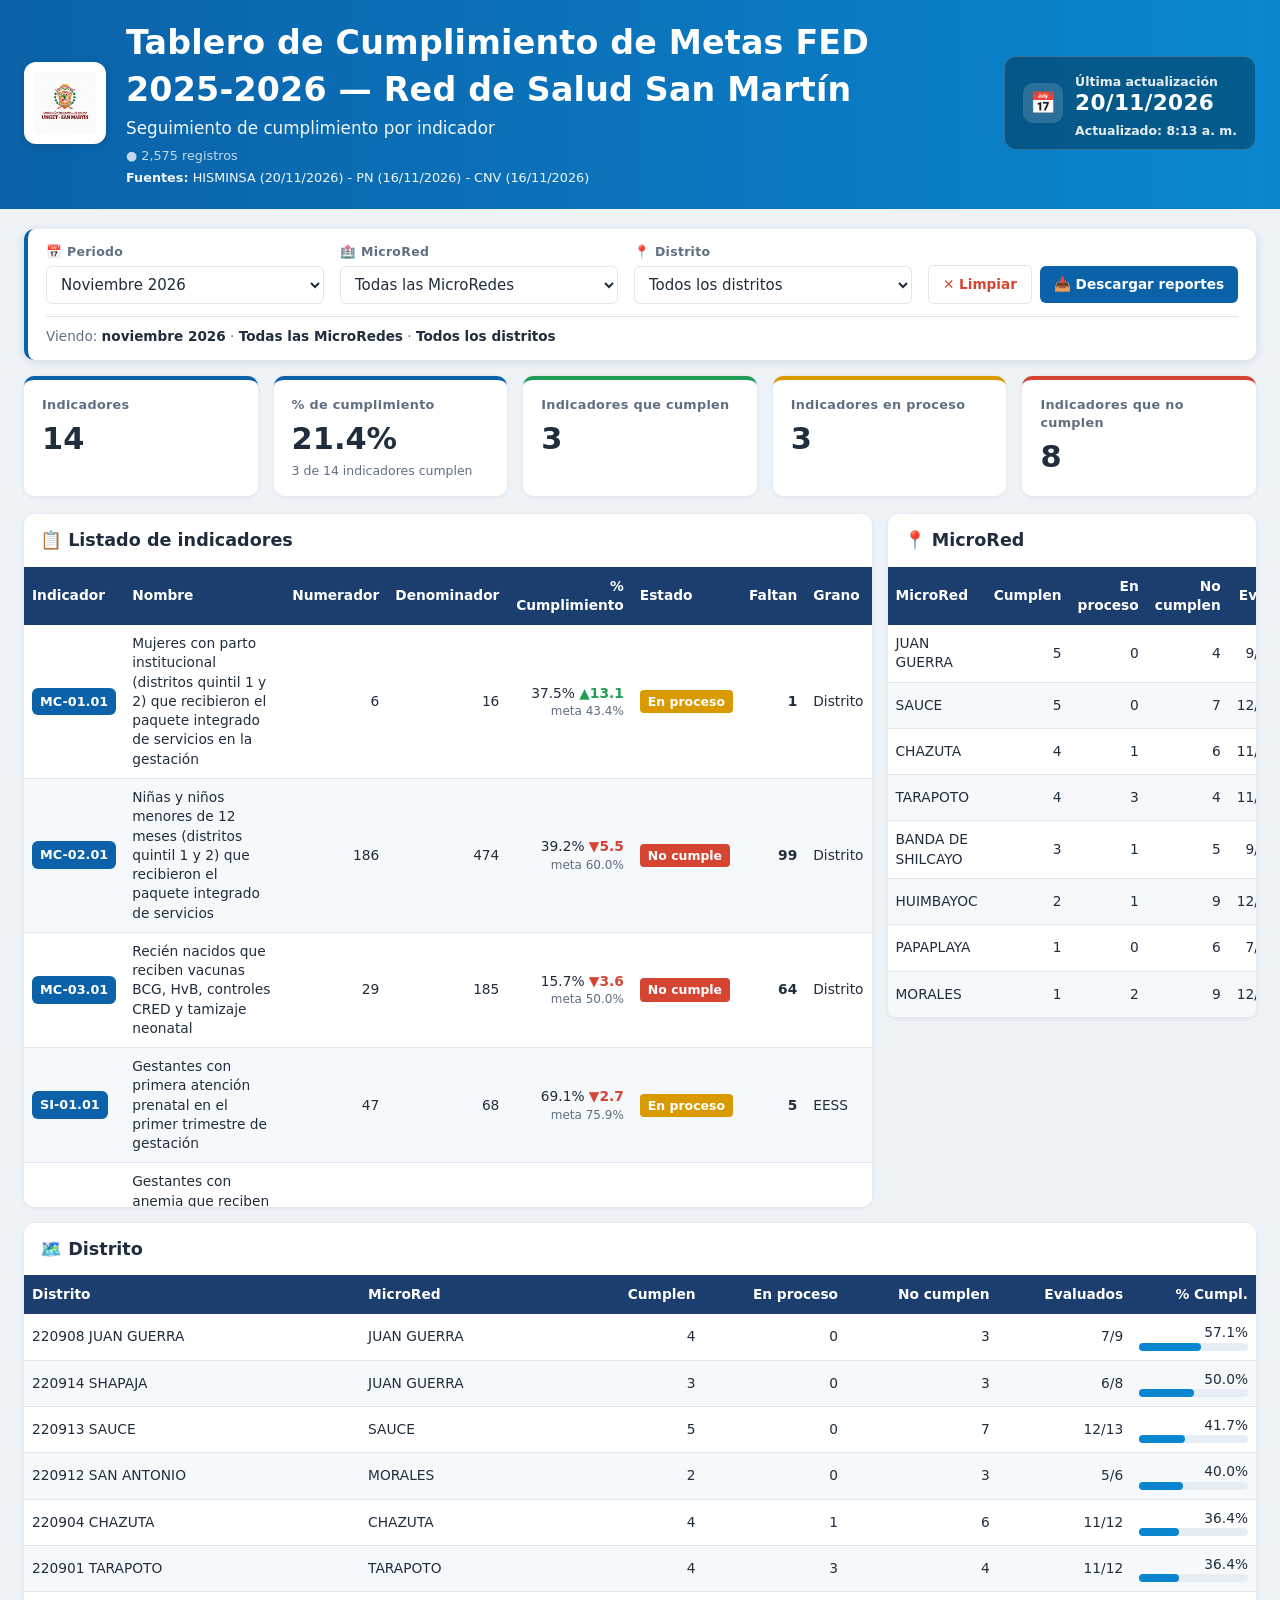
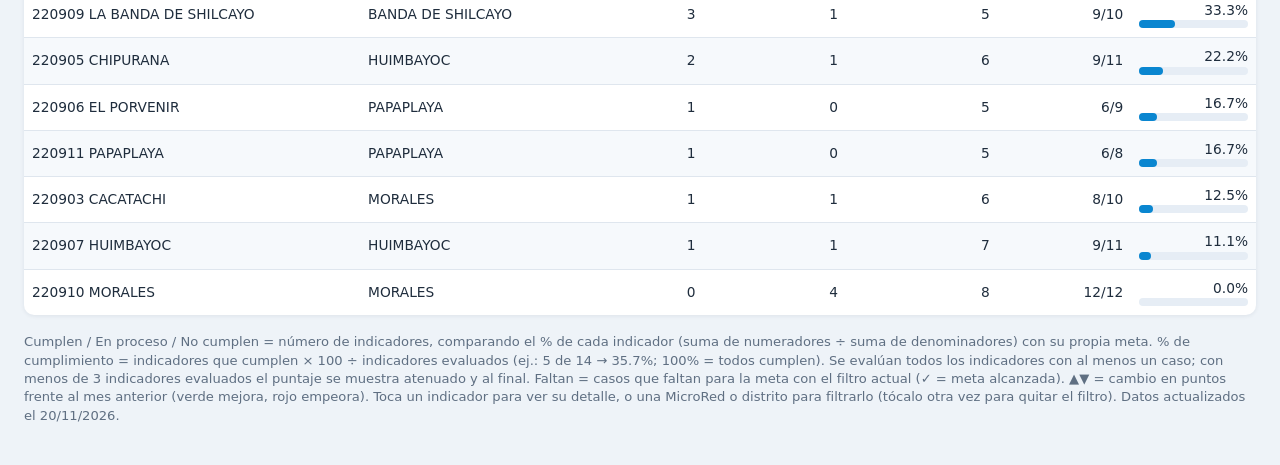
<file: index.html>
<!DOCTYPE html>
<html lang="es">
<head>
<meta charset="utf-8">
<meta name="viewport" content="width=device-width, initial-scale=1, viewport-fit=cover">
<title>Tablero de Cumplimiento de Metas FED — Red de Salud San Martín</title>
<link rel="stylesheet" href="estilos.css?v=15">
<style>
/* ---- Barra de filtros (fija arriba al bajar) ---- */
.filtros{position:sticky; top:0; z-index:5; display:grid; grid-template-columns:repeat(3,minmax(0,1fr)) auto;
  gap:12px 16px; align-items:end; background:var(--card); border-radius:10px; border-left:4px solid var(--azul);
  padding:14px 18px; margin-bottom:16px; box-shadow:0 2px 10px rgba(20,40,70,.12)}
.f-lbl{display:block; font-size:.78rem; font-weight:700; color:var(--muted); letter-spacing:.3px; margin-bottom:6px}
.btn-limpiar:focus-visible{outline:3px solid var(--azul2); outline-offset:2px}
.f-sel select{padding:8px 10px}
.btn-limpiar{font:inherit; font-size:.85rem; font-weight:700; padding:9px 14px; border:1px solid var(--line); border-radius:6px; background:#fff; color:var(--bad); cursor:pointer; white-space:nowrap}
.btn-limpiar:hover{background:#fdecea; border-color:var(--bad)}
.btn-limpiar[hidden]{display:none}
.f-acc{display:flex; gap:8px; align-items:center}
.viendo{grid-column:1/-1; margin:0; padding-top:10px; border-top:1px solid var(--line); font-size:.85rem; color:var(--muted)}
.viendo b{color:var(--ink); font-weight:600}
@media (max-width:1100px){ .filtros{grid-template-columns:1fr 1fr} }
.f-sel select option:disabled{color:#9aa6b2}
.panel{background:var(--card); border-radius:10px; border-left:4px solid var(--azul); padding:14px 16px; box-shadow:0 1px 4px rgba(20,40,70,.08)}
.panel h2{margin:0 0 10px; font-size:1.05rem}
.lista{max-height:220px; overflow:auto; border:1px solid var(--line); border-radius:6px; padding:6px 10px}
.lista label{display:flex; gap:8px; align-items:center; padding:4px 0; cursor:pointer}
select{width:100%; font:inherit; padding:10px; border:1px solid var(--line); border-radius:6px; background:#fff; color:var(--ink)}
input:focus-visible,select:focus-visible,tr[tabindex]:focus-visible{outline:3px solid var(--azul2); outline-offset:2px}
@media (max-width:760px){ .filtros{grid-template-columns:1fr; position:static} }
</style>
</head>
<body>
<header>
  <div class="hwrap">
    <div class="logo"><img src="logo-unget.jpg" alt="UNGET San Martín"></div>
    <div>
      <h1 id="titulo">Tablero de Cumplimiento de Metas FED</h1>
      <p id="subtitulo">Seguimiento de cumplimiento por indicador</p>
      <small id="estadoCarga">Cargando datos…</small>
    </div>
  </div>
</header>

<main>
  <div id="aviso"></div>

  <section class="filtros" aria-label="Filtros">
    <div class="f-sel">
      <label class="f-lbl" for="fPeriodo">📅 Periodo</label>
      <select id="fPeriodo"></select>
    </div>
    <div class="f-sel">
      <label class="f-lbl" for="fMicrored">🏥 MicroRed</label>
      <select id="fMicrored"></select>
    </div>
    <div class="f-sel">
      <label class="f-lbl" for="fDistrito">📍 Distrito</label>
      <select id="fDistrito"></select>
    </div>
    <div class="f-acc">
      <button type="button" class="btn-limpiar" id="fLimpiar">✕ Limpiar</button>
      <!-- Enlace a la carpeta de reportes en Google Drive -->
      <a class="btn-reportes" id="btnReportes"
         href="https://drive.google.com/drive/folders/1xutbKAmnMAapoYBtvY6JFKVre_kO4OCb"
         target="_blank" rel="noopener" title="Abrir la carpeta de reportes en Google Drive">📥 Descargar reportes</a>
    </div>
    <p class="viendo" id="fViendo" aria-live="polite"></p>
  </section>

  <section class="kpis" aria-live="polite">
    <div class="kpi"><span>Indicadores</span><b id="kInd">–</b></div>
    <div class="kpi"><span>% de cumplimiento</span><b id="kReg">–</b><small id="kRegDet" class="kpi-det"></small></div>
    <div class="kpi ok"><span>Indicadores que cumplen</span><b id="kOk">–</b></div>
    <div class="kpi mid"><span>Indicadores en proceso</span><b id="kMid">–</b></div>
    <div class="kpi bad"><span>Indicadores que no cumplen</span><b id="kBad">–</b></div>
  </section>

  <div class="grid2">
    <section class="tabla-card">
      <h2>📋 Listado de indicadores</h2>
      <div class="scroll">
        <table>
          <thead><tr><th>Indicador</th><th>Nombre</th><th class="n">Numerador</th><th class="n">Denominador</th><th class="n">% Cumplimiento</th><th>Estado</th><th class="n" title="Casos que faltan para alcanzar la meta con el filtro actual">Faltan</th><th class="col-grano">Grano</th></tr></thead>
          <tbody id="tInd"></tbody>
        </table>
      </div>
    </section>
    <section class="tabla-card">
      <h2>📍 MicroRed</h2>
      <div class="scroll">
        <table>
          <thead><tr><th>MicroRed</th><th class="n">Cumplen</th><th class="n">En proceso</th><th class="n">No cumplen</th><th class="n" title="Indicadores evaluados">Eval.</th><th class="n">% Cumpl.</th></tr></thead>
          <tbody id="tMr"></tbody>
        </table>
      </div>
    </section>
  </div>

  <section class="tabla-card" style="margin-top:16px">
    <h2>🗺️ Distrito</h2>
    <div class="scroll">
      <table>
        <thead><tr><th>Distrito</th><th>MicroRed</th><th class="n">Cumplen</th><th class="n">En proceso</th><th class="n">No cumplen</th><th class="n">Evaluados</th><th class="n">% Cumpl.</th></tr></thead>
        <tbody id="tDist"></tbody>
      </table>
    </div>
  </section>

  <footer>
    Cumplen / En proceso / No cumplen = número de indicadores, comparando el % de cada indicador (suma de numeradores ÷ suma de denominadores) con su propia meta. % de cumplimiento = indicadores que cumplen × 100 ÷ indicadores evaluados (ej.: 5 de 14 → 35.7%; 100% = todos cumplen). Se evalúan todos los indicadores con al menos un caso; con menos de 3 indicadores evaluados el puntaje se muestra atenuado y al final. Faltan = casos que faltan para la meta con el filtro actual (✓ = meta alcanzada). ▲▼ = cambio en puntos frente al mes anterior (verde mejora, rojo empeora). Toca un indicador para ver su detalle, o una MicroRed o distrito para filtrarlo (tócalo otra vez para quitar el filtro).
    <span id="actualizado"></span>
  </footer>
</main>

<script src="comun.js?v=15"></script>
<script>
const filtro = {periodo:TODOS, ubigeo:TODOS, microred:TODOS};
let PERIODOS = [];

// Flecha frente al mes anterior (solo cuando hay un mes elegido)
function tendencia(c, av){
  if (filtro.periodo === TODOS) return "";
  const i = PERIODOS.indexOf(filtro.periodo);
  if (i < 1) return "";
  const ant = PERIODOS[i - 1];
  const rs = DATOS.filter(r => r.codigo === c && r.periodo === ant &&
    (filtro.ubigeo === TODOS || r.ubigeo === filtro.ubigeo) &&
    (filtro.microred === TODOS || r.mr === filtro.microred));
  const s = sumar(rs);
  if (!s.d) return "";
  const dif = av - s.av, ind = indDe(c);
  const tit = `${fPer(ant)}: ${fP(s.av)}`;
  if (Math.abs(dif) < 0.5) return ` <span class="tend" title="${esc(tit)}" style="color:var(--none)">→</span>`;
  const mejora = esDesc(ind) ? dif < 0 : dif > 0;
  return ` <span class="tend" title="${esc(tit)}" style="color:${mejora ? "var(--ok)" : "var(--bad)"};font-weight:700">${dif > 0 ? "▲" : "▼"}${Math.abs(dif).toFixed(1)}</span>`;
}

// Casos que faltan para llegar a la meta
function celdaFaltan(s, ind){
  const x = faltan(s, ind);
  if (x == null) return `<td class="n">—</td>`;
  if (x === 0) return `<td class="n" style="color:var(--ok);font-weight:700" title="Meta alcanzada">✓</td>`;
  return `<td class="n" style="font-weight:700" title="Faltan ${x} casos para la meta de ${fP(ind.meta)}">${fN(x)}</td>`;
}

function filtradas(){
  return DATOS.filter(r =>
    (filtro.periodo === TODOS || r.periodo === filtro.periodo) &&
    (filtro.ubigeo === TODOS || r.ubigeo === filtro.ubigeo) &&
    (filtro.microred === TODOS || r.mr === filtro.microred));
}

function enlaceDetalle(c){
  const p = new URLSearchParams({indicador:c});
  if (filtro.periodo !== TODOS) p.set("periodo", filtro.periodo);
  if (filtro.ubigeo !== TODOS) p.set("ubigeo", filtro.ubigeo);
  if (filtro.microred !== TODOS) p.set("microred", filtro.microred);
  return "detalle.html?" + p;
}

// Con menos de 3 indicadores evaluados el puntaje es poco confiable: se atenúa y va al final
const MIN_IND = 3;

// Mes actual (aún abierto): sus datos están incompletos
const HOY = new Date();
const MES_EN_CURSO = `${HOY.getFullYear()}-${String(HOY.getMonth() + 1).padStart(2, "0")}`;
const enCurso = p => p === MES_EN_CURSO ? " (en curso)" : "";
const pocos = x => x.evaluados < MIN_IND;
const ordenPuntaje = (a, b) => (pocos(a.x) - pocos(b.x)) || ((b.x.puntaje ?? -1) - (a.x.puntaje ?? -1));

function render(){
  sincronizarFiltros();
  const rows = filtradas();
  const R = resumenPorIndicador(rows);
  const est = new Map(R.detalle.map(x => [x.codigo, x]));
  const codigos = [...new Set(rows.map(r => r.codigo))];
  kInd.textContent = fN(codigos.length);
  kReg.textContent = R.puntaje == null ? "—" : R.puntaje.toFixed(1) + "%";
  kRegDet.textContent = R.evaluados ? `${fN(R.cumple)} de ${fN(R.evaluados)} indicadores cumplen` : "";
  kOk.textContent = fN(R.cumple); kMid.textContent = fN(R.proceso); kBad.textContent = fN(R.nocumple);

  const orden = [...IND.keys()].filter(c => codigos.includes(c)).concat(codigos.filter(c => !IND.has(c)).sort());
  tInd.innerHTML = orden.map(c => {
    const ind = indDe(c), rs = rows.filter(r => r.codigo === c), s = sumar(rs), e = est.get(c)?.estado ?? estado(s.av, ind);
    const grano = ind.grano || (rs.some(r => r.eess) ? "EESS" : "Distrito");
    return `<tr class="ind" tabindex="0" data-href="${esc(enlaceDetalle(c))}" title="Ver detalle de ${esc(c)}">
      <td><span class="cod">${esc(c)}</span></td>
      <td>${esc(ind.nombre)}</td>
      <td class="n">${fN(s.n)}</td><td class="n">${fN(s.d)}</td>
      <td class="n">${fP(s.av)}${tendencia(c, s.av)}<span class="meta">${ind.meta != null ? `meta ${esDesc(ind) ? "≤ " : ""}${fP(ind.meta)}` : ""}</span></td>
      <td>${pill(e)}</td>${celdaFaltan(s, ind)}<td class="col-grano">${esc(grano)}</td></tr>`;
  }).join("") || `<tr><td colspan="8">No hay registros con estos filtros.</td></tr>`;

  // Puntaje por MicroRed: cada indicador se evalúa con la suma de la microred
  const porMr = new Map();
  for (const r of rows){ if (!porMr.has(r.mr)) porMr.set(r.mr, []); porMr.get(r.mr).push(r); }
  tMr.innerHTML = [...porMr.entries()].map(([m, rs]) => ({m, x: resumenPorIndicador(rs)}))
    .sort(ordenPuntaje)
    .map(({m, x}) => { const p = x.puntaje; return `<tr class="ind" tabindex="0" data-mr="${esc(m)}" title="Filtrar ${esc(m)}">
      <td>${esc(m)}</td><td class="n">${fN(x.cumple)}</td><td class="n">${fN(x.proceso)}</td><td class="n">${fN(x.nocumple)}</td>
      <td class="n">${x.evaluados}/${x.detalle.length}</td>
      <td class="n"${pocos(x) ? ' style="opacity:.55" title="Pocos indicadores evaluados: % poco confiable"' : ""}>${p == null ? "—" : p.toFixed(1) + "%"}<div class="barra" aria-hidden="true"><i style="width:${p ?? 0}%"></i></div></td></tr>`; }).join("")
    || `<tr><td colspan="6">Sin registros.</td></tr>`;

  // Puntaje por distrito (mismo cálculo que MicroRed). Toca una fila para filtrar ese distrito.
  const porDist = new Map();
  for (const r of rows){ if (!r.ubigeo) continue; if (!porDist.has(r.ubigeo)) porDist.set(r.ubigeo, []); porDist.get(r.ubigeo).push(r); }
  tDist.innerHTML = [...porDist.entries()].map(([u, rs]) => ({u, rs, x: resumenPorIndicador(rs)}))
    .sort(ordenPuntaje)
    .map(({u, rs, x}) => { const p = x.puntaje; return `<tr class="ind" tabindex="0" data-ubigeo="${esc(u)}" title="Filtrar ${esc(nomDist(rs[0]))}">
      <td>${esc(nomDist(rs[0]))}</td><td>${esc(rs[0].mr)}</td>
      <td class="n">${fN(x.cumple)}</td><td class="n">${fN(x.proceso)}</td><td class="n">${fN(x.nocumple)}</td>
      <td class="n">${x.evaluados}/${x.detalle.length}</td>
      <td class="n"${pocos(x) ? ' style="opacity:.55" title="Pocos indicadores evaluados: % poco confiable"' : ""}>${p == null ? "—" : p.toFixed(1) + "%"}<div class="barra" aria-hidden="true"><i style="width:${p ?? 0}%"></i></div></td></tr>`; }).join("")
    || `<tr><td colspan="7">Sin registros.</td></tr>`;
}

// Elegir una MicroRed desde su tabla (tocar otra vez la quita)
function elegirMicrored(m){
  filtro.microred = filtro.microred === m ? TODOS : m;
  pintarDistritos(); guardarFiltros(); render();
}

// Elegir un distrito desde su tabla
function elegirDistrito(u){
  filtro.ubigeo = filtro.ubigeo === u ? TODOS : u;
  const mr = DATOS.find(r => r.ubigeo === u)?.mr;
  if (filtro.microred !== TODOS && mr && filtro.microred !== mr) filtro.microred = TODOS;
  pintarDistritos(); guardarFiltros(); render();
}

// Distritos de la MicroRed elegida (o todos)
function pintarDistritos(){
  const dist = new Map();
  DATOS.forEach(r => r.ubigeo && (filtro.microred === TODOS || r.mr === filtro.microred) && dist.set(r.ubigeo, nomDist(r)));
  if (filtro.ubigeo !== TODOS && !dist.has(filtro.ubigeo)) filtro.ubigeo = TODOS;
  fDistrito.innerHTML = `<option value="${TODOS}">Todos los distritos</option>` +
    [...dist].sort().map(([u, d]) => `<option value="${esc(u)}">${esc(d)}</option>`).join("");
  fDistrito.value = filtro.ubigeo;
}

// Lista de periodos (el más reciente primero). Los meses sin datos hasta hoy salen en gris
function pintarPeriodos(){
  const nom = p => { const t = fPer(p); return t[0].toUpperCase() + t.slice(1) + enCurso(p); };
  const pendientes = [];
  const ult = PERIODOS[PERIODOS.length - 1];
  if (ult){
    const hoy = new Date(), hasta = `${hoy.getFullYear()}-${String(hoy.getMonth() + 1).padStart(2, "0")}`;
    let [a, m] = ult.split("-").map(Number);
    for (;;){ m++; if (m > 12){ m = 1; a++; } const p = `${a}-${String(m).padStart(2, "0")}`; if (p > hasta) break; pendientes.push(p); }
  }
  fPeriodo.innerHTML =
    `<option value="${TODOS}">Todos los periodos (acumulado)</option>` +
    pendientes.reverse().map(p => `<option disabled>${esc(nom(p))} (sin datos aún)</option>`).join("") +
    [...PERIODOS].reverse().map(p => `<option value="${p}">${esc(nom(p))}</option>`).join("");
}

// Deja los controles y la línea "Viendo" iguales al filtro actual
function sincronizarFiltros(){
  fPeriodo.value = filtro.periodo;
  fMicrored.value = filtro.microred;
  fDistrito.value = filtro.ubigeo;
  const r = filtro.ubigeo !== TODOS ? DATOS.find(x => x.ubigeo === filtro.ubigeo) : null;
  const partes = [
    filtro.periodo === TODOS ? "Todos los periodos (acumulado)" : fPer(filtro.periodo) + enCurso(filtro.periodo),
    filtro.microred === TODOS ? "Todas las MicroRedes" : filtro.microred,
    filtro.ubigeo === TODOS ? "Todos los distritos" : (r ? nomDist(r) : filtro.ubigeo)
  ];
  fViendo.innerHTML = "Viendo: " + partes.map(t => `<b>${esc(t)}</b>`).join(" · ");
  fLimpiar.hidden = filtro.periodo === TODOS && filtro.microred === TODOS && filtro.ubigeo === TODOS;
}

// Recordar filtros mientras la pestaña esté abierta (al volver del detalle)
function guardarFiltros(){
  try { sessionStorage.setItem("filtrosFED", JSON.stringify(filtro)); } catch(_){}
}

async function iniciar(){
  try { await cargarDatos(); }
  catch (e){
    document.querySelector(".grid2").innerHTML = `<div class="error"><strong>No se pudieron cargar los datos.</strong> ${esc(e.message)}</div>`;
    estadoCarga.textContent = "Sin datos"; return;
  }
  const periodos = PERIODOS = [...new Set(DATOS.map(r => r.periodo))].sort();
  // Periodo inicial: config.json "periodo_inicial" = "ultimo" (último mes cerrado, por defecto), "todos" o un periodo como "2026-09"
  const pi = String(CFG.periodo_inicial ?? "ultimo").toLowerCase();
  // "ultimo" = último mes cerrado (se salta el mes en curso si hay uno anterior)
  const cerrados = periodos.filter(p => p < MES_EN_CURSO);
  const ultimoCerrado = cerrados[cerrados.length - 1] ?? periodos[periodos.length - 1] ?? TODOS;
  filtro.periodo = pi === "todos" ? TODOS : periodos.includes(pi) ? pi : ultimoCerrado;
  // Prioridad: filtros de la URL > filtros elegidos en esta pestaña > periodo inicial
  try { Object.assign(filtro, JSON.parse(sessionStorage.getItem("filtrosFED") || "{}")); } catch(_){}
  const q = new URLSearchParams(location.search);
  ["periodo","ubigeo","microred"].forEach(k => { if (q.get(k)) filtro[k] = q.get(k); });
  if (filtro.periodo !== TODOS && !periodos.includes(filtro.periodo)) filtro.periodo = periodos[periodos.length - 1] ?? TODOS;

  // Año automático: {anio} = año del último periodo con datos (ej. 2026), {anio_anterior} = el anterior (2025).
  // Ej.: "FED 2025-{anio}" -> 2025-2026 ahora y 2025-2027 cuando lleguen datos de 2027.
  const ANIO = Number((periodos[periodos.length - 1] || "").slice(0, 4)) || new Date().getFullYear();
  const conAnio = t => String(t).replace(/\{anio_anterior\}/g, ANIO - 1).replace(/\{anio\}/g, ANIO);
  // Título fijo en el código (ya no depende de config.json): el 2025 queda fijo y el segundo año cambia solo
  titulo.textContent = `Tablero de Cumplimiento de Metas FED 2025\u2011${ANIO} — Red de Salud San Martín`;
  if (CFG.subtitulo) subtitulo.textContent = conAnio(CFG.subtitulo);
  document.title = titulo.textContent;
  estadoCarga.textContent = `● ${fN(DATOS.length)} registros`;
  if (CFG.actualizado) actualizado.textContent = ` Datos actualizados el ${CFG.actualizado}.`;
  if (CFG.datos_de_ejemplo) aviso.innerHTML = `<p class="aviso">Datos de ejemplo. Ejecuta <strong>actualizar.ps1</strong> y cambia <strong>datos_de_ejemplo</strong> a <strong>false</strong> en datos/config.json.</p>`;

  pintarPeriodos();
  const mrs = [...new Set(DATOS.map(r => r.mr))].sort((a, b) => (a === SIN_MR) - (b === SIN_MR) || a.localeCompare(b));
  fMicrored.innerHTML = `<option value="${TODOS}">Todas las MicroRedes</option>` + mrs.map(m => `<option>${esc(m)}</option>`).join("");
  if (![...fMicrored.options].some(o => o.value === filtro.microred)) filtro.microred = TODOS;
  pintarDistritos();

  fPeriodo.addEventListener("change", e => { filtro.periodo = e.target.value; guardarFiltros(); render(); });
  fDistrito.addEventListener("change", e => { filtro.ubigeo = e.target.value; guardarFiltros(); render(); });
  fMicrored.addEventListener("change", e => { filtro.microred = e.target.value; pintarDistritos(); guardarFiltros(); render(); });
  fLimpiar.addEventListener("click", () => {
    filtro.periodo = TODOS; filtro.microred = TODOS; filtro.ubigeo = TODOS;
    pintarDistritos(); guardarFiltros(); render();
  });
  tInd.addEventListener("click", e => { const tr = e.target.closest("tr.ind"); if (tr) location.href = tr.dataset.href; });
  tInd.addEventListener("keydown", e => { const tr = e.target.closest("tr.ind"); if (tr && e.key === "Enter") location.href = tr.dataset.href; });
  tMr.addEventListener("click", e => { const tr = e.target.closest("tr[data-mr]"); if (tr) elegirMicrored(tr.dataset.mr); });
  tMr.addEventListener("keydown", e => { const tr = e.target.closest("tr[data-mr]"); if (tr && e.key === "Enter") elegirMicrored(tr.dataset.mr); });
  tDist.addEventListener("click", e => { const tr = e.target.closest("tr[data-ubigeo]"); if (tr) elegirDistrito(tr.dataset.ubigeo); });
  tDist.addEventListener("keydown", e => { const tr = e.target.closest("tr[data-ubigeo]"); if (tr && e.key === "Enter") elegirDistrito(tr.dataset.ubigeo); });
  render();
}
iniciar();
</script>
</body>
</html>
</file>
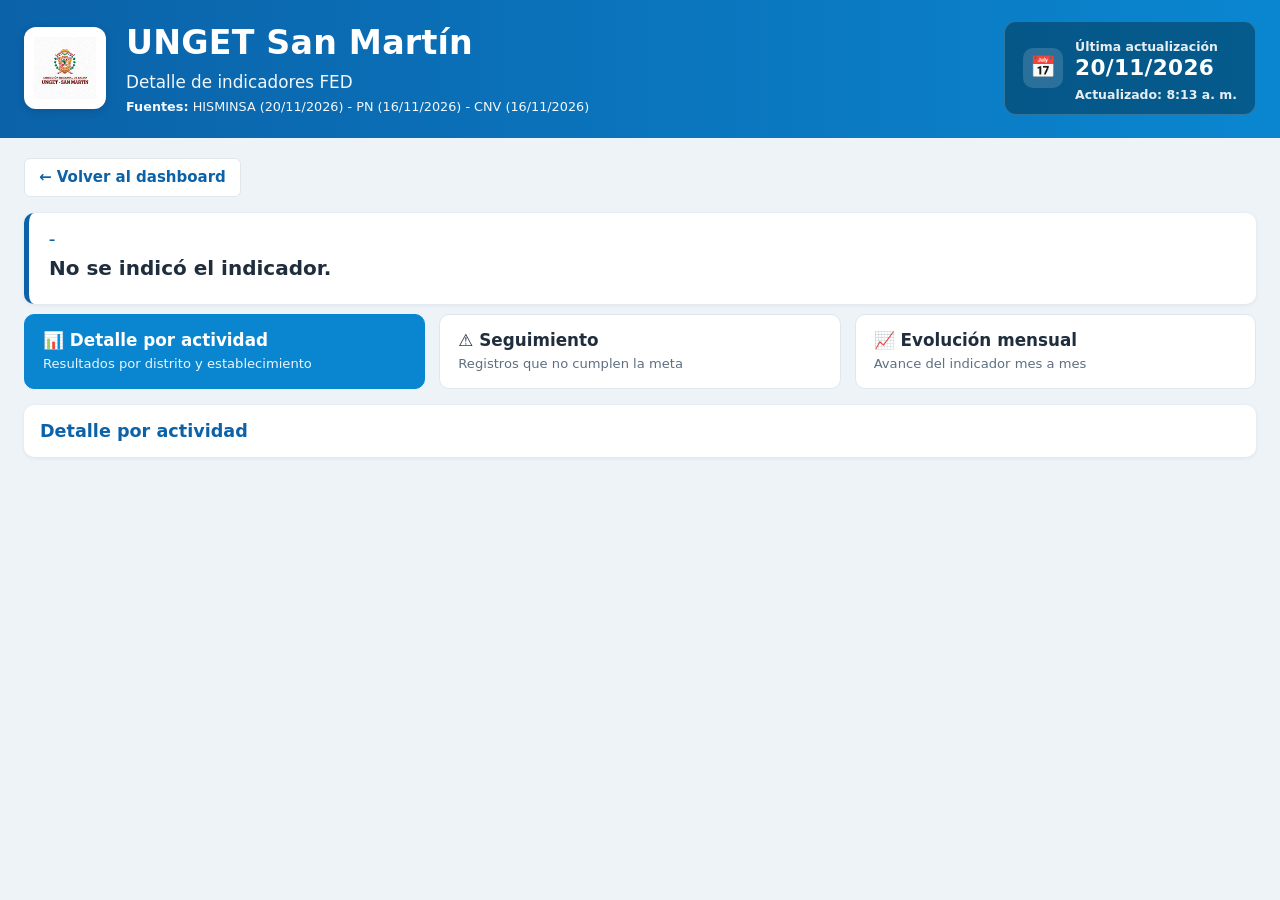
<file: detalle.html>
<!DOCTYPE html>
<html lang="es">
<head>
<meta charset="utf-8">
<meta name="viewport" content="width=device-width, initial-scale=1, viewport-fit=cover">
<title>Detalle del indicador · UNGET San Martín</title>
<link rel="stylesheet" href="estilos.css?v=13">
</head>
<body>
<header>
  <div class="hwrap">
    <div class="logo"><img src="logo-unget.jpg" alt="UNGET San Martín"></div>
    <div>
      <h1>UNGET San Martín</h1>
      <p>Detalle de indicadores FED</p>
    </div>
  </div>
</header>

<main>
  <a class="volver" id="volver" href="index.html">← Volver al dashboard</a>

  <section class="cab-ind">
    <small id="dCodigo">–</small>
    <h2 id="dNombre">Cargando…</h2>
    <p id="dResumen"></p>
  </section>
  <p class="filtro-activo" id="dFiltro"></p>

  <div class="tabs" role="tablist">
    <button class="tab" role="tab" id="tab-actividad" aria-selected="true" data-tab="actividad">
      <b>📊 Detalle por actividad</b><span>Resultados por distrito y establecimiento</span></button>
    <button class="tab" role="tab" id="tab-seguimiento" aria-selected="false" data-tab="seguimiento">
      <b>⚠️ Seguimiento</b><span>Registros que no cumplen la meta</span></button>
    <button class="tab" role="tab" id="tab-evolucion" aria-selected="false" data-tab="evolucion">
      <b>📈 Evolución mensual</b><span>Avance del indicador mes a mes</span></button>
  </div>

  <section class="tabla-card" role="tabpanel">
    <div class="cab"><h2 id="tTitulo">Detalle por actividad</h2><span class="contador" id="tContador"></span></div>
    <div class="scroll" id="tCont"></div>
  </section>
</main>

<script src="comun.js?v=16"></script>
<script>
const q = new URLSearchParams(location.search);
const COD = q.get("indicador");
const F = {periodo:q.get("periodo"), ubigeo:q.get("ubigeo"), microred:q.get("microred")};
let pestaña = "actividad", base = [];

/* ---------- Reporte nominal (solo en tu PC) ----------
   exportar_nominal.ps1 deja privado/<CODIGO>_nominal.csv (cumplen y no cumplen).
   Esa carpeta no se sube a GitHub, así que en la web publicada
   los botones de descarga no aparecen. */
const ES_LOCAL = /^(localhost|127\.0\.0\.1|\[::1\])$/.test(location.hostname);
let NOM = null, NC = {};
const ORDEN = new Map();
let LISTAS = [];                       // personas por fila de la tabla actual
const normal = t => String(t ?? "").normalize("NFD").replace(/[\u0300-\u036f]/g, "").toUpperCase().trim();
const colDe = (cols, ...res) => { for (const re of res){ const c = cols.find(x => re.test(x)); if (c) return c; } return null; };

async function cargarNominal(){
  if (!ES_LOCAL) return;
  try{
    let r = await fetch(`privado/${encodeURIComponent(COD)}_nominal.csv`, {cache:"no-store"});
    if (!r.ok) r = await fetch(`privado/${encodeURIComponent(COD)}_no_cumplen.csv`, {cache:"no-store"});
    if (!r.ok) return;
    NOM = parseCSV(await r.text(), true);
    if (!NOM.length){ NOM = null; return; }
    // El archivo ya viene con DNI como ="..." (formato Excel): se guarda el valor limpio
    for (const p of NOM) for (const k in p){ const m = /^="?([^"]*)"?$/.exec(p[k]); if (m) p[k] = m[1]; }
    NOM.forEach((p, i) => ORDEN.set(p, i));      // para descargar en el mismo orden del archivo
    const cols = Object.keys(NOM[0]);
    NC = {
      ubi:  colDe(cols, /^ubigeo$/i, /ubigeo/i),
      dist: colDe(cols, /^distrito$/i, /distrito/i),
      per:  colDe(cols, /^(periodo|mes|anio_mes|aniomes)$/i, /fecha_parto/i, /^fecha/i),
      doc:  cols.filter(c => /doc|dni/i.test(c)),
      cond: colDe(cols, /^condicion$/i, /condicion/i)
    };
    // Columna con el código del establecimiento (para indicadores por EESS)
    const ren = new Set(DATOS.filter(r => r.codigo === COD && r.renaes).map(r => +r.renaes));
    NC.eess = ren.size ? cols.filter(c => /renaes|eess|establec|codigo_unico|cod_local|co_local/i.test(c))
                              .find(c => NOM.some(p => ren.has(+p[c]))) || null : null;
  } catch(_){ NOM = null; }
}
function mesDe(v){
  v = String(v ?? "").trim();
  let m;
  if ((m = /^(\d{4})-(\d{2})/.exec(v))) return `${m[1]}-${m[2]}`;
  if ((m = /^(\d{4})(\d{2})$/.exec(v))) return `${m[1]}-${m[2]}`;
  if ((m = /^(\d{1,2})\/(\d{1,2})\/(\d{4})/.exec(v))) return `${m[3]}-${m[2].padStart(2,"0")}`;
  if ((m = /^(\d{1,2})$/.exec(v))) return "MES-" + m[1].padStart(2, "0");
  return null;
}
function personasDe(r){
  if (!NOM) return [];
  const nomDistrito = normal(String(r.distrito).replace(/^\d+\s*/, ""));
  return NOM.filter(p => {
    let okD = true;
    if (r.renaes && NC.eess) okD = +p[NC.eess] === +r.renaes;      // indicador por establecimiento
    else if (NC.ubi) okD = String(p[NC.ubi]).trim().startsWith(r.ubigeo);
    else if (NC.dist){ const v = normal(p[NC.dist]); okD = v.startsWith(r.ubigeo) || (nomDistrito && v.includes(nomDistrito)); }
    if (!okD) return false;
    if (!NC.per) return true;
    const m = mesDe(p[NC.per]);
    if (!m) return true;
    return m.startsWith("MES-") ? m.slice(4) === r.periodo.slice(5) : m === r.periodo;
  });
}
/* ---------- "Qué pide el indicador" y "Por qué no cumple" ----------
   Se arma solo con las columnas de criterios del reporte nominal:
   columnas numerador_X (o num_X, cumple_X) con valores 0/1 o SI/NO.
   Si hay columnas "resumen" (sin fecha_ propia) y columnas de detalle
   (con su fecha_), se usan las de detalle para explicar el motivo.
   Si en datos/indicadores_meta.json el indicador tiene "requisito",
   ese texto se usa como "Qué pide el indicador". */
const ETIQ = {examenes1trim:"Exámenes del 1er trimestre", apn:"Atenciones prenatales", sulfato:"Sulfato ferroso",
  dosaje_hb:"Dosaje de Hb", tamizaje_sifilis:"Tamizaje de sífilis", tamizaje_vih:"Tamizaje de VIH",
  tamizaje_bacteriuria:"Tamizaje de bacteriuria", perfil_obstetrico:"Perfil obstétrico"};
const ORD = n => ["", "1er", "2do", "3er", "4to", "5to", "6to"][n] || n + "°";
function etiqueta(c){
  let s = c.replace(/^(numerador|num|cumple|flag)_/i, "");
  const k = s.toLowerCase();
  if (ETIQ[k]) return ETIQ[k];
  let m;
  if ((m = /^(\d)trim_(\d)apn$/i.exec(s))) return `${ORD(+m[2])} APN del ${ORD(+m[1])} trimestre`;
  if ((m = /^(sulfato|sultafo)_?(\d+)$/i.exec(s))) return `Sulfato ferroso (entrega ${m[2]})`;
  s = s.replace(/_/g, " ").replace(/([a-záéíóú])(\d)/gi, "$1 $2").replace(/(\d)([a-z])/gi, "$1 $2").trim();
  return s.charAt(0).toUpperCase() + s.slice(1);
}
const firma = t => t.toLowerCase().replace(/[^a-z0-9]/g, "").split("").sort().join("");
const esNo = v => /^(0|no|n|false|no cumple)$/i.test(String(v ?? "").trim());
const esSiNo = v => /^(0|1|si|sí|no|s|n|true|false)$/i.test(String(v ?? "").trim());
function criterios(personas){
  const cols = Object.keys(personas[0]);
  const cand = cols.filter(c => /^(numerador|num|cumple|flag)_./i.test(c) &&
    personas.every(p => !String(p[c] ?? "").trim() || esSiNo(p[c])));
  const fechas = new Set(cols.filter(c => /^fecha_/i.test(c)).map(c => firma(c.slice(6))));
  const detalle = cand.filter(c => fechas.has(firma(c.replace(/^(numerador|num|cumple|flag)_/i, ""))));
  return detalle.length ? detalle : cand;
}
// "Sulfato ferroso (entrega 2); ... (entrega 5)" -> "Sulfato ferroso (entregas 2, 3, 4, 5)"
function juntar(etqs){
  const out = [], grupos = new Map();
  for (const e of etqs){
    const m = /^(.*) \(entrega (\d+)\)$/.exec(e);
    if (!m){ out.push(e); continue; }
    if (!grupos.has(m[1])){ grupos.set(m[1], []); out.push({g:m[1]}); }
    grupos.get(m[1]).push(m[2]);
  }
  return out.map(x => typeof x === "string" ? x :
    `${x.g} (${grupos.get(x.g).length > 1 ? "entregas " + grupos.get(x.g).join(", ") : "entrega " + grupos.get(x.g)[0]})`).join("; ");
}
const denCero = p => String(p.denominador ?? "").trim() === "0";
const cumpleP = p => NC.cond ? !/^no/i.test(p[NC.cond]) : String(p.numerador ?? "").trim() === "1";
function conMotivo(personas){
  // motivos_nominal.py ya dejó las columnas en el archivo: se usan tal cual (mismo reporte)
  if (personas.length && "Qué pide el indicador" in personas[0]) return personas;
  const ind = indDe(COD), R = (typeof REGLAS !== "undefined" && REGLAS[COD]) || null;
  const lista = pares => juntar(pares.map(x => x[1]));
  let pide, req;
  if (R){
    req = p => {
      if (!R.etapas) return R.criterios || [];
      const k = parseInt(String(p[R.etapa] ?? ""), 10) || R.etapas.length;
      return R.etapas.slice(0, k).flat();
    };
    pide = R.pide || ind.nombre;
  } else {
    const crit = criterios(personas).map(c => [c, etiqueta(c)]);
    req = () => crit;
    pide = ind.requisito || (crit.length ? "Debe tener: " + lista(crit) : ind.nombre);
  }
  if (ind.requisito) pide = ind.requisito;
  return personas.map(p => {
    let motivo = "";
    if (denCero(p)){
      const f = (R && R.fuera || []).find(([c, , v]) => v == null ? esNo(p[c]) : String(p[c] ?? "").trim() === v);
      motivo = "No entra al indicador (no es parte del denominador)" + (f ? ": " + f[1] : "");
    } else if (!cumpleP(p)){
      const especial = R && R.motivo ? R.motivo(p) : null;
      const falta = req(p).filter(([c]) => c in p && esNo(p[c]));
      motivo = especial || (falta.length ? "Falta: " + lista(falta) : "No cumple (revisar fechas o plazos del indicador)");
    }
    // las dos columnas van justo después de Condicion
    const o = {}; let puesto = false;
    for (const k of Object.keys(p)){ o[k] = p[k]; if (k === NC.cond){ o["Qué pide el indicador"] = pide; o["Por qué no cumple"] = motivo; puesto = true; } }
    if (!puesto){ o["Qué pide el indicador"] = pide; o["Por qué no cumple"] = motivo; }
    return o;
  });
}

function descargar(personas, nombre){
  if (!personas.length){ alert("No hay personas para descargar en esta fila."); return; }
  const grupo = p => denCero(p) ? 2 : cumpleP(p) ? 1 : 0;   // no cumple, cumple, fuera del indicador
  personas = conMotivo([...personas].sort((a, b) => grupo(a) - grupo(b) || (ORDEN.get(a) ?? 0) - (ORDEN.get(b) ?? 0)));
  const cols = Object.keys(personas[0]);
  const celda = v => { v = String(v ?? ""); return /[;,"\r\n]/.test(v) ? `"${v.replace(/"/g, '""')}"` : v; };
  const valor = (p, c) => NC.doc.includes(c) && p[c] ? `="${p[c]}"` : celda(p[c]);   // DNI como texto
  const texto = "\uFEFF" + [cols.map(celda).join(";"), ...personas.map(p => cols.map(c => valor(p, c)).join(";"))].join("\r\n");
  const a = document.createElement("a");
  a.href = URL.createObjectURL(new Blob([texto], {type:"text/csv;charset=utf-8"}));
  a.download = nombre.replace(/[^\w.-]+/g, "_") + ".csv";
  document.body.appendChild(a); a.click(); a.remove();
  setTimeout(() => URL.revokeObjectURL(a.href), 1000);
}
// Columna "Reporte" + botón "Descargar todos" para cualquier tabla de filas
function conReporte(rs, cab, fila, vacio){
  LISTAS = NOM ? rs.map(personasDe) : [];
  const todas = LISTAS.flat();
  const c = NOM ? [...cab, ["Reporte"]] : cab;
  const cuerpo = rs.map((r, i) => `<tr>${fila(r)}${NOM ? `<td>${btnRep(i, LISTAS[i].length, LISTAS[i])}</td>` : ""}</tr>`).join("")
    || `<tr><td colspan="${c.length}">${vacio}</td></tr>`;
  tCont.onclick = e => {
    const b = e.target.closest(".btn-rep"); if (!b) return;
    const filtroTxt = [F.periodo || "todos_meses", F.ubigeo || "", F.microred || ""].filter(Boolean).join("_");
    if (b.dataset.i === "todo") descargar(todas, `nominal_${COD}_${filtroTxt}`);
    else { const r = rs[+b.dataset.i]; descargar(LISTAS[+b.dataset.i], `nominal_${COD}_${nomDist(r)}${r.eess ? "_" + r.eess : ""}_${r.periodo}`); }
  };
  return (NOM ? `<div class="barra-rep"><span class="local">Solo en tu PC · no se publica</span>
      <button type="button" class="btn-rep todo" data-i="todo">⬇ Descargar todos (${fN(todas.length)})</button></div>` : "")
    + tabla(c, cuerpo);
}
const cuentaNo = l => NC.cond ? l.filter(p => !denCero(p) && /^no/i.test(p[NC.cond])).length : null;   // sin contar los que no entran al denominador
const btnRep = (i, k, l) => `<button type="button" class="btn-rep" data-i="${i}" title="Descargar personas (cumplen y no cumplen)">⬇ ${fN(k)}${l && cuentaNo(l) != null ? ` · ✘${fN(cuentaNo(l))}` : ""}</button>`;
const enFiltro = r => r.codigo === COD &&
  (!F.ubigeo || r.ubigeo === F.ubigeo) && (!F.microred || r.mr === F.microred);
const enPeriodo = r => !F.periodo || r.periodo === F.periodo;
const orden = (a, b) => b.periodo.localeCompare(a.periodo) || a.distrito.localeCompare(b.distrito) || a.eess.localeCompare(b.eess);

function tabla(cab, filas){
  return `<table><thead><tr>${cab.map(([t, n]) => `<th${n ? ' class="n"' : ""}>${t}</th>`).join("")}</tr></thead><tbody>${filas}</tbody></table>`;
}

function render(){
  const ind = indDe(COD);
  document.querySelectorAll(".tab").forEach(t => t.setAttribute("aria-selected", t.dataset.tab === pestaña));
  let html = "", n = 0;

  if (pestaña === "actividad"){
    const rs = base.filter(enPeriodo).sort(orden); n = rs.length;
    tTitulo.textContent = "Detalle por actividad";
    html = conReporte(rs, [["Distrito"],["EESS"],["MicroRed"],["Periodo"],["Numerador",1],["Denominador",1],["% Cumplimiento",1],["Estado"],["Grano"]],
      r => `<td>${esc(nomDist(r))}</td><td>${esc(r.eess || "-")}</td><td>${esc(r.microred || "-")}</td>
        <td>${fPer(r.periodo)}</td><td class="n">${fN(r.n)}</td><td class="n">${fN(r.d)}</td><td class="n">${fP(avance(r))}</td>
        <td>${pill(estado(avance(r), ind))}</td><td>${r.eess ? "EESS" : "Distrito"}</td>`, "Sin registros.");
  }

  if (pestaña === "seguimiento"){
    const rs = base.filter(enPeriodo)
      .map(r => ({...r, e: estado(avance(r), ind)}))
      .filter(r => r.e === "nocumple" || r.e === "proceso")
      .sort((a, b) => (avance(a) ?? 0) - (avance(b) ?? 0) || orden(a, b));
    n = rs.length;
    tTitulo.textContent = "Seguimiento: registros que no cumplen";
    html = conReporte(rs, [["Distrito"],["Ubigeo"],["EESS"],["MicroRed"],["Periodo"],["Numerador",1],["Denominador",1],["% Cumplimiento",1],["Estado"]],
      r => `<td>${esc(nomDist(r))}</td><td>${esc(r.ubigeo)}</td><td>${esc(r.eess || "-")}</td><td>${esc(r.microred || "-")}</td>
        <td>${fPer(r.periodo)}</td><td class="n">${fN(r.n)}</td><td class="n">${fN(r.d)}</td><td class="n">${fP(avance(r))}</td>
        <td>${pill(r.e)}</td>`, "Todos los registros cumplen la meta.");
  }

  if (pestaña === "evolucion"){
    tCont.onclick = null;
    const per = [...new Set(base.map(r => r.periodo))].sort();
    n = per.length;
    tTitulo.textContent = "Evolución mensual";
    const hayMeta = ind.meta != null, desc = esDesc(ind);
    const textoMeta = hayMeta ? `${desc ? "≤ " : ""}${fP(ind.meta)}` : "sin meta";
    html = (hayMeta ? `<p style="padding:0 16px;margin:0 0 12px">Meta del indicador: <strong style="font-size:1.15rem">${textoMeta}</strong>. La línea negra de cada barra marca esa meta.</p>` : "")
      + tabla([["Periodo"],["Numerador",1],["Denominador",1],["% Cumplimiento",1],["Meta",1],["Meta en casos",1],[`Avance frente a la meta (${textoMeta})`],["Estado"]],
      per.map(p => {
        const s = sumar(base.filter(r => r.periodo === p)), e = estado(s.av, ind);
        const w = s.av == null ? 0 : Math.min(100, s.av);
        const metaCasos = hayMeta && s.d ? Math.ceil(ind.meta / 100 * s.d - 1e-9) : null;
        return `<tr${p === F.periodo ? ' style="font-weight:700"' : ""}><td>${fPer(p)}</td><td class="n">${fN(s.n)}</td><td class="n">${fN(s.d)}</td><td class="n">${fP(s.av)}</td>
          <td class="n">${hayMeta ? fP(ind.meta) : "—"}</td><td class="n">${metaCasos == null ? "—" : fN(metaCasos)}</td>
          <td style="min-width:180px"><div class="barra" style="position:relative;height:10px"><i style="width:${w}%;background:${ESTADOS[e].color}"></i>
          ${ind.meta != null ? `<span style="position:absolute;top:-4px;bottom:-4px;width:2px;background:var(--ink);left:${Math.min(100, ind.meta)}%"></span>` : ""}</div></td>
          <td>${pill(e)}</td></tr>`;
      }).join(""));
  }
  tContador.textContent = `${fN(n)} ${pestaña === "evolucion" ? "meses" : "registros"}`;
  tCont.innerHTML = html;
}

async function iniciar(){
  // El botón Volver conserva los filtros del dashboard
  const vuelta = new URLSearchParams();
  ["periodo","ubigeo","microred"].forEach(k => F[k] && vuelta.set(k, F[k]));
  volver.href = "index.html" + (vuelta.toString() ? "?" + vuelta : "");

  try { await cargarDatos(); }
  catch (e){ tCont.innerHTML = `<div class="error"><strong>No se pudieron cargar los datos.</strong> ${esc(e.message)}</div>`; return; }
  if (!COD){ dNombre.textContent = "No se indicó el indicador."; return; }

  const ind = indDe(COD);
  base = DATOS.filter(enFiltro);
  dCodigo.textContent = COD;
  dNombre.textContent = ind.nombre;
  document.title = `${COD} · Detalle del indicador`;
  const s = sumar(base.filter(enPeriodo));
  dResumen.innerHTML = `${fN(s.n)} de ${fN(s.d)} · ${fP(s.av)} ${pill(estado(s.av, ind))}` +
    (ind.meta != null ? ` · Meta ${esDesc(ind) ? "≤ " : ""}${fP(ind.meta)}` : "");
  const partes = [F.periodo ? fPer(F.periodo) : "Todos los periodos"];
  if (F.ubigeo){ const r = DATOS.find(x => x.ubigeo === F.ubigeo); partes.push(`Distrito ${r ? nomDist(r) : F.ubigeo}`); }
  if (F.microred) partes.push(`MicroRed ${F.microred}`);
  dFiltro.textContent = "Filtro: " + partes.join(" · ");

  await cargarNominal();
  document.querySelector(".tabs").addEventListener("click", e => {
    const t = e.target.closest(".tab"); if (t){ pestaña = t.dataset.tab; render(); }
  });
  render();
}
iniciar();
</script>
</body>
</html>
</file>
<file: estilos.css>
:root{
  --azul:#0b62a8; --azul2:#0a86d0; --navy:#1b3e6f; --bg:#eef3f8; --card:#fff;
  --ink:#1f2d3d; --muted:#5f6f82; --line:#dfe6ee; --zebra:#f6f9fc;
  --ok:#1f9d55; --mid:#d99a00; --bad:#d64532; --none:#9aa6b2;
  color-scheme:light;
}
*{box-sizing:border-box}
html,body{margin:0}
body{background:var(--bg); color:var(--ink); font-family:"Segoe UI",system-ui,-apple-system,Roboto,Arial,sans-serif; font-size:15px; line-height:1.4; font-variant-numeric:tabular-nums}
header{background:linear-gradient(90deg,var(--azul),var(--azul2)); color:#fff; padding:calc(20px + env(safe-area-inset-top,0px)) 24px 22px}
.hwrap{max-width:1500px; margin:0 auto; display:flex; gap:20px; align-items:center}
.logo{width:82px; height:82px; background:#fff; border-radius:12px; display:grid; place-items:center; flex:none; box-shadow:0 2px 8px rgba(0,0,0,.15)}
.logo img{width:62px; height:62px; object-fit:contain}
header h1{margin:0; font-size:clamp(1.4rem,2.6vw,2.2rem); font-weight:800; letter-spacing:.2px}
header p{margin:4px 0 0; font-size:1.05rem; opacity:.95}
header small{display:block; margin-top:6px; opacity:.75; font-size:.8rem}
header small.fuentes{opacity:.95; margin-top:4px}
header small.fuentes b{font-weight:700}
header small.fuentes span{white-space:nowrap}
main{max-width:1500px; margin:0 auto; padding:20px 24px 40px}

.kpis{display:grid; grid-template-columns:repeat(auto-fit,minmax(170px,1fr)); gap:16px; margin-bottom:18px}
.kpi{background:var(--card); border-radius:10px; border-top:4px solid var(--azul); padding:16px 18px; box-shadow:0 1px 4px rgba(20,40,70,.08)}
.kpi span{display:block; font-size:.8rem; font-weight:700; color:var(--muted); letter-spacing:.3px}
.kpi b{display:block; font-size:1.9rem; margin-top:4px}
.kpi.ok{border-top-color:var(--ok)} .kpi.mid{border-top-color:var(--mid)} .kpi.bad{border-top-color:var(--bad)}

.filtros{display:grid; grid-template-columns:repeat(3,1fr); gap:16px; margin-bottom:18px}
.panel{background:var(--card); border-radius:10px; border-left:4px solid var(--azul); padding:14px 16px; box-shadow:0 1px 4px rgba(20,40,70,.08)}
.panel h2{margin:0 0 10px; font-size:1.05rem}
.lista{max-height:220px; overflow:auto; border:1px solid var(--line); border-radius:6px; padding:6px 10px}
.lista label{display:flex; gap:8px; align-items:center; padding:4px 0; cursor:pointer}
select{width:100%; font:inherit; padding:10px; border:1px solid var(--line); border-radius:6px; background:#fff; color:var(--ink)}
input:focus-visible,select:focus-visible,tr[tabindex]:focus-visible{outline:3px solid var(--azul2); outline-offset:2px}

.grid2{display:grid; grid-template-columns:minmax(0,2.3fr) minmax(0,1fr); gap:16px; align-items:start}
.tabla-card{background:var(--card); border-radius:10px; box-shadow:0 1px 4px rgba(20,40,70,.08); overflow:hidden}
.tabla-card h2{margin:0; padding:14px 16px; font-size:1.1rem}
.scroll{overflow:auto; max-height:640px}
table{border-collapse:collapse; width:100%; font-size:.86rem}
thead th{position:sticky; top:0; background:var(--navy); color:#fff; text-align:left; padding:10px 8px; font-weight:600; z-index:1}
td{padding:9px 8px; border-bottom:1px solid var(--line); vertical-align:middle}
tbody tr:nth-child(even) td{background:var(--zebra)}
td.n,th.n{text-align:right}
.cod{display:inline-block; background:var(--azul); color:#fff; font-weight:700; border-radius:6px; padding:5px 8px; font-size:.8rem; white-space:nowrap}
.pill{display:inline-block; color:#fff; border-radius:4px; padding:3px 8px; font-size:.78rem; font-weight:700; white-space:nowrap}
.meta{display:block; color:var(--muted); font-size:.75rem}
tr.ind{cursor:pointer}
tr.ind:hover td{background:#e7f1fb}
tr.det td{background:#f9fbfd !important; padding:8px 16px 14px}
tr.det table{font-size:.82rem}
tr.det th{position:static; background:#e6edf5; color:var(--ink)}
.barra{height:8px; background:#e6edf5; border-radius:4px; min-width:50px}
.barra i{display:block; height:100%; border-radius:4px; background:var(--azul2)}
.aviso{background:#fff7e0; border-left:4px solid var(--mid); padding:10px 14px; margin-bottom:16px; border-radius:6px}
.error{background:#fff; border-left:4px solid var(--bad); padding:14px; border-radius:6px}
footer{margin-top:18px; color:var(--muted); font-size:.82rem}

@media (max-width:1100px){ .grid2{grid-template-columns:1fr} }
@media (max-width:760px){
  .filtros{grid-template-columns:1fr}
  header{padding-left:16px; padding-right:16px} main{padding:16px}
  .logo{width:60px;height:60px} .logo img{width:46px;height:46px}
  .col-grano{display:none}
}

/* ---- Detalle ---- */
.volver{display:inline-block; background:#fff; border:1px solid var(--line); border-radius:6px; padding:8px 14px; color:var(--azul); font-weight:700; text-decoration:none; margin-bottom:16px}
.volver:hover{background:#e7f1fb}
.cab-ind{background:#fff; border-left:5px solid var(--azul); border-radius:10px; padding:16px 20px; margin-bottom:16px; box-shadow:0 1px 4px rgba(20,40,70,.08)}
.cab-ind small{color:var(--azul); font-weight:800}
.cab-ind h2{margin:4px 0 6px; font-size:1.25rem}
.cab-ind p{margin:0; color:var(--muted); font-size:.9rem}
.tabs{display:grid; grid-template-columns:repeat(auto-fit,minmax(240px,1fr)); gap:14px; margin-bottom:16px}
.tab{all:unset; box-sizing:border-box; cursor:pointer; background:#fff; border:1px solid var(--line); border-radius:10px; padding:14px 18px}
.tab b{display:block; font-size:1.05rem}
.tab span{font-size:.82rem; color:var(--muted)}
.tab[aria-selected="true"]{background:var(--azul2); border-color:var(--azul2); color:#fff}
.tab[aria-selected="true"] span{color:#e8f4fd}
.tab:focus-visible{outline:3px solid var(--navy); outline-offset:2px}
.tabla-card .cab{display:flex; justify-content:space-between; align-items:center; padding:14px 16px; gap:12px; flex-wrap:wrap}
.tabla-card .cab h2{padding:0; color:var(--azul)}
.contador{color:var(--muted); font-size:.85rem}
.filtro-activo{font-size:.85rem; color:var(--muted); margin:-6px 0 14px}

/* ---- Vista nominal local ---- */
.fil-nom{display:grid; grid-template-columns:repeat(auto-fit,minmax(180px,1fr)); gap:12px; padding:0 16px 14px; border-bottom:1px solid var(--line)}
.fil-nom label{display:flex; flex-direction:column; gap:4px; font-size:.75rem; font-weight:700; color:var(--muted); letter-spacing:.3px}
.fil-nom input{font:inherit; padding:10px; border:1px solid var(--line); border-radius:6px}
.local{display:inline-block; background:#fdecea; color:#a3261a; border-radius:4px; padding:2px 8px; font-size:.75rem; font-weight:700; margin-left:8px}
.si{color:var(--ok); font-weight:800} .no{color:var(--bad); font-weight:800}
.tab[hidden]{display:none}
.descargar{font:inherit; font-weight:700; padding:10px 12px; border:0; border-radius:6px; background:var(--bad); color:#fff; cursor:pointer}
.descargar:hover{filter:brightness(1.08)}
.descargar:focus-visible{outline:3px solid var(--navy); outline-offset:2px}

/* ---- Última actualización ---- */
.ultima{margin-left:auto; display:flex; gap:12px; align-items:center; background:rgba(0,40,60,.45); border:1px solid rgba(255,255,255,.18); border-radius:12px; padding:10px 18px; color:#fff; flex:none}
.ultima .cal{display:grid; place-items:center; width:40px; height:40px; border-radius:10px; background:rgba(255,255,255,.15); font-size:1.3rem}
.ultima small{display:block; font-size:.78rem; opacity:.9; font-weight:600}
.ultima b{display:block; font-size:1.35rem; line-height:1.15; letter-spacing:.3px}
@media (max-width:760px){ .hwrap{flex-wrap:wrap} .ultima{margin-left:0} }

/* ---- Descarga de reporte nominal (solo local) ---- */
.btn-rep{font:inherit; font-size:.78rem; font-weight:700; padding:4px 10px; border:0; border-radius:4px; background:var(--navy); color:#fff; cursor:pointer; white-space:nowrap}
.btn-rep:hover{background:var(--azul2)}
.btn-rep:focus-visible{outline:3px solid var(--azul2); outline-offset:2px}
.btn-rep.todo{background:var(--bad); font-size:.85rem; padding:8px 14px}
.barra-rep{display:flex; justify-content:space-between; align-items:center; gap:12px; padding:0 16px 12px; flex-wrap:wrap}
.local{display:inline-block; background:#fdecea; color:#a3261a; border-radius:4px; padding:2px 8px; font-size:.75rem; font-weight:700}

/* ---- Botón "Descargar reportes" (abre la carpeta de Google Drive) ---- */
.btn-reportes{display:inline-flex; align-items:center; gap:6px; font-size:.85rem; font-weight:700; padding:9px 14px; border-radius:6px; background:var(--azul); color:#fff; text-decoration:none; white-space:nowrap}
.btn-reportes:hover{background:var(--navy)}
.btn-reportes:focus-visible{outline:3px solid var(--azul2); outline-offset:2px}

.kpi .kpi-det{display:block; font-size:.78rem; color:var(--muted); margin-top:2px}
</file>
